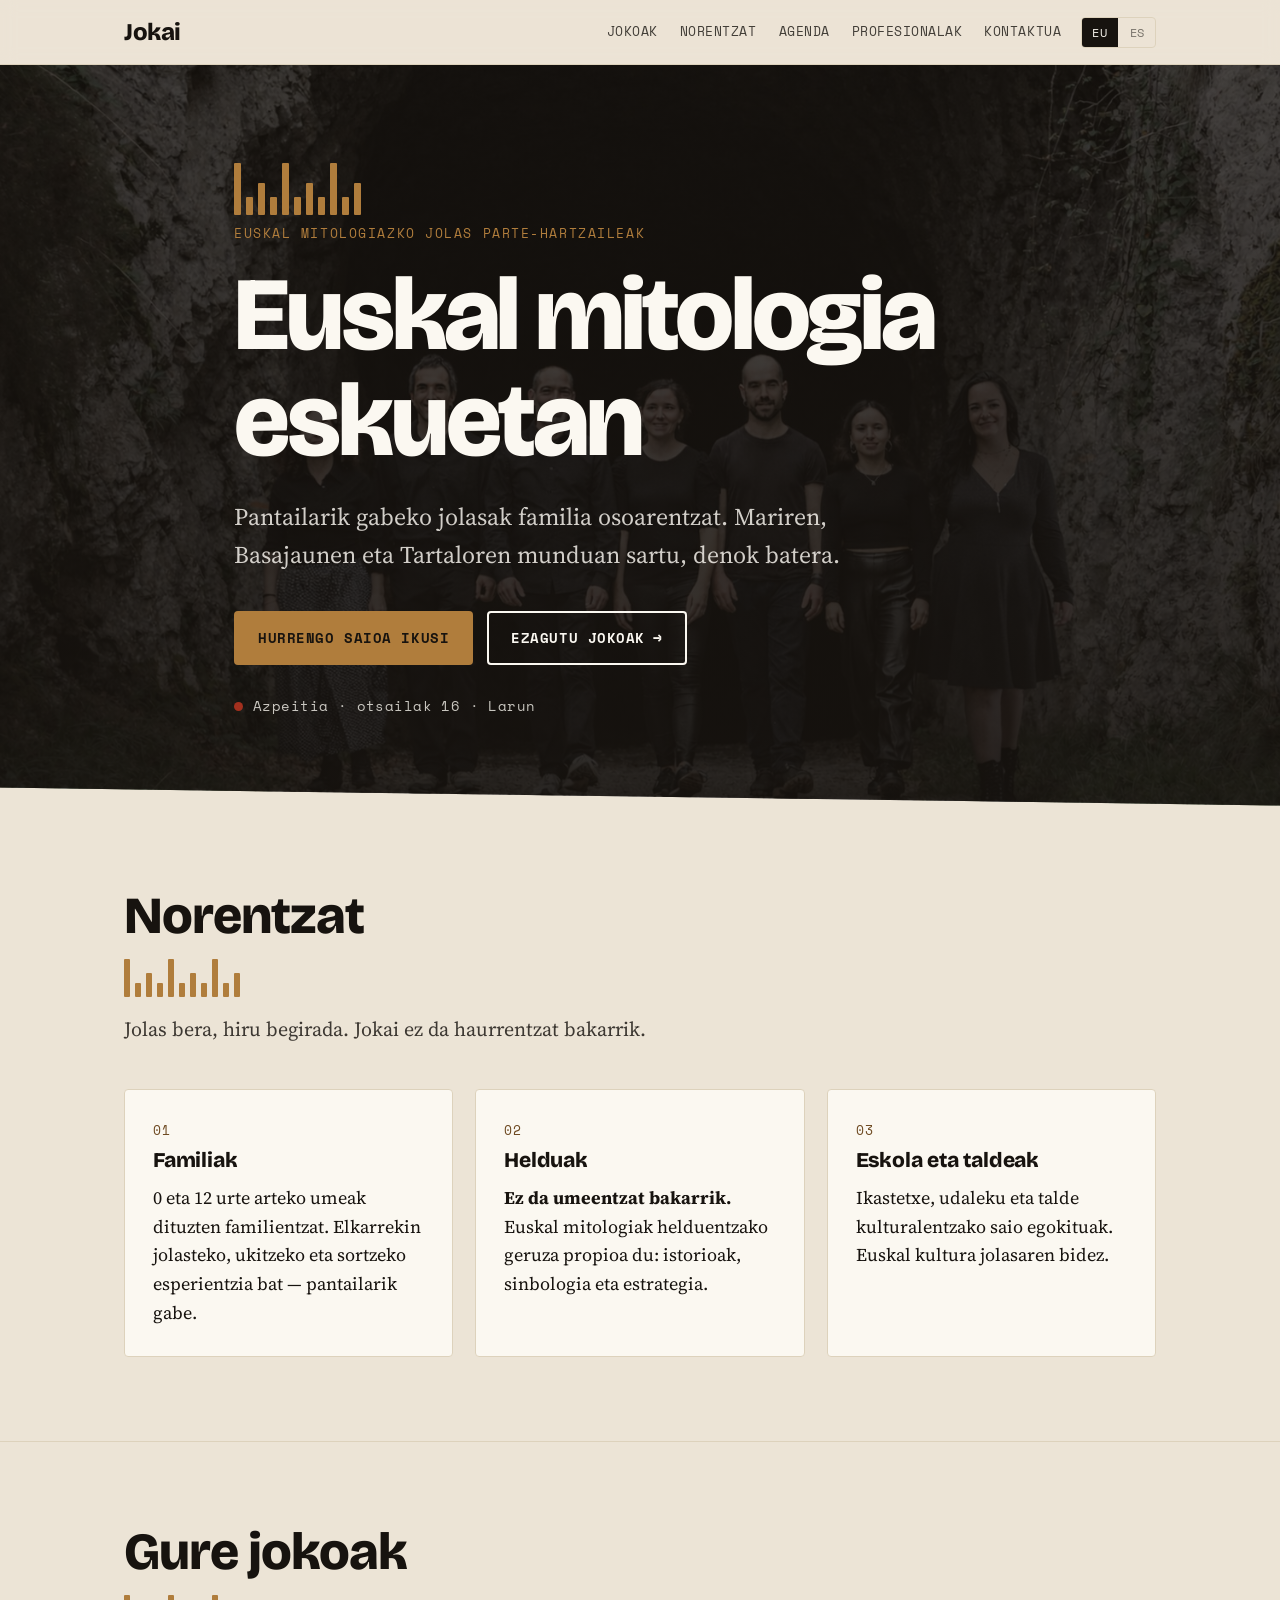
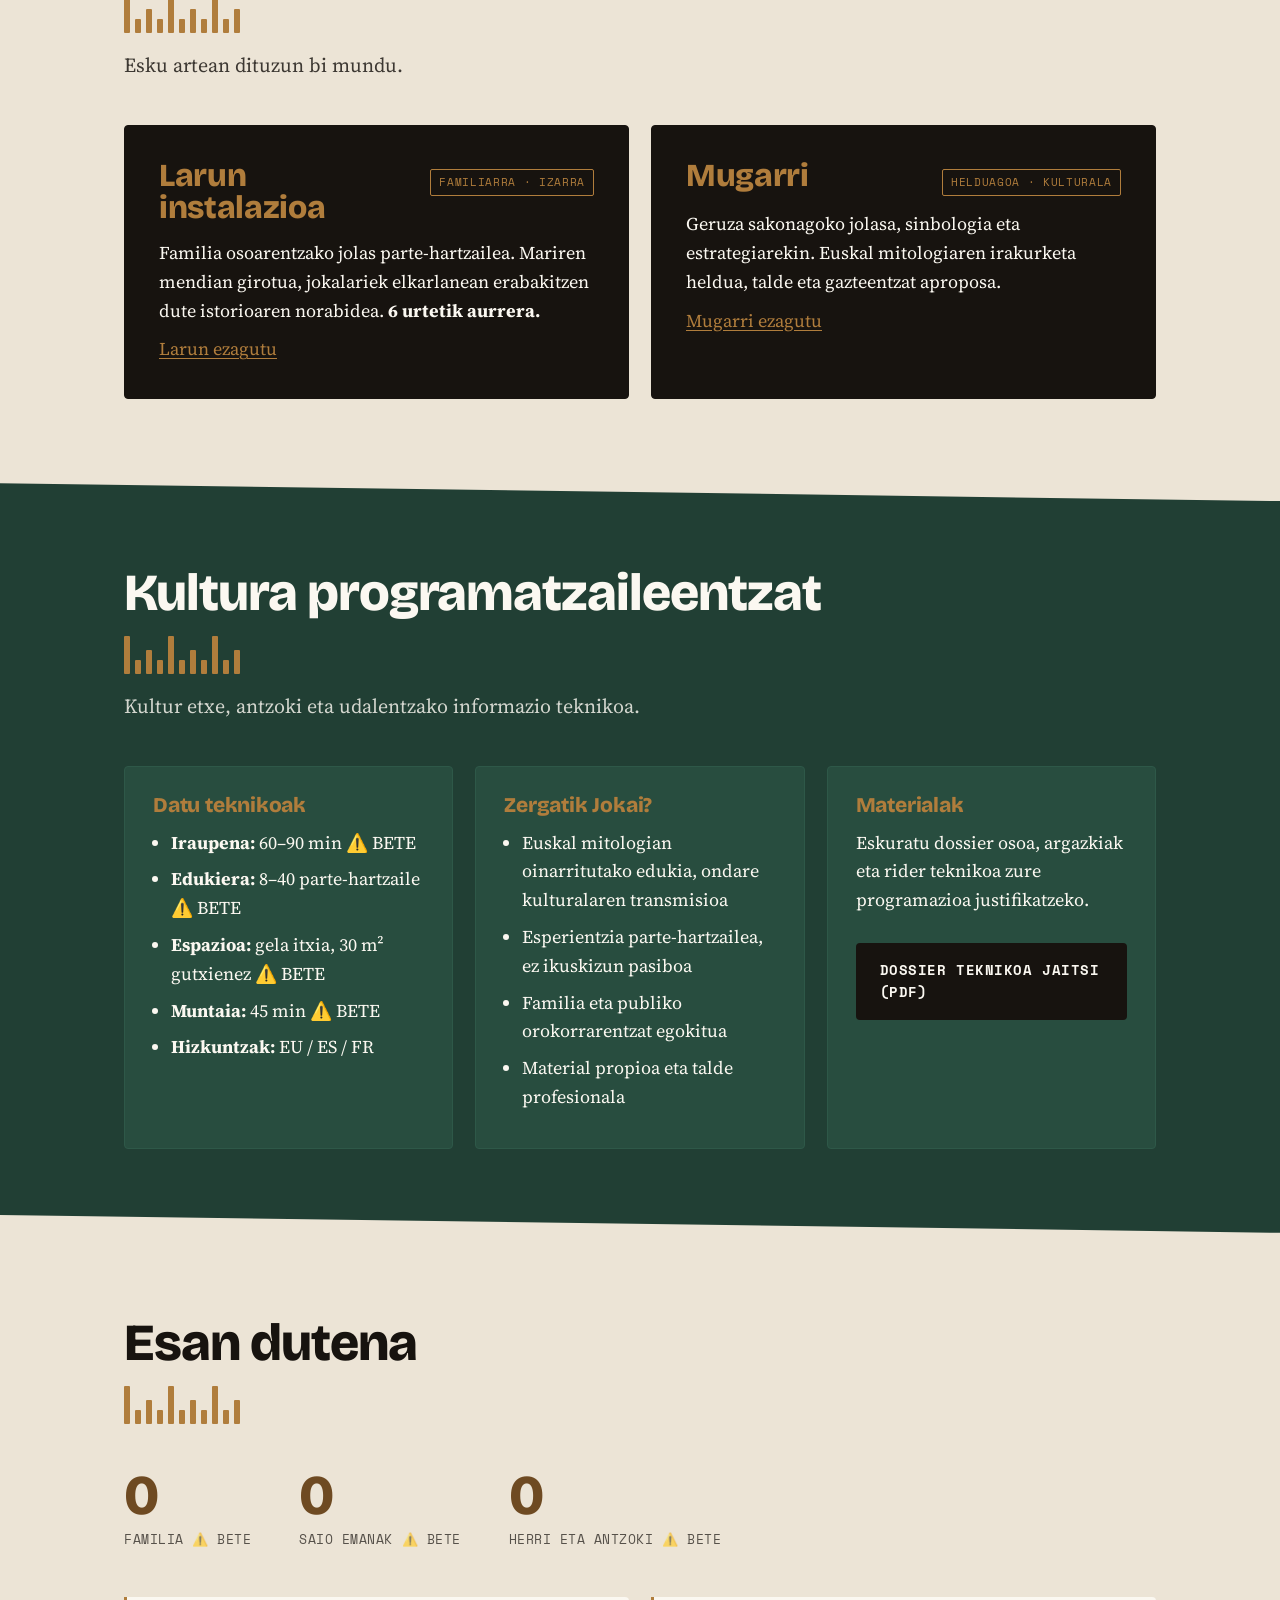
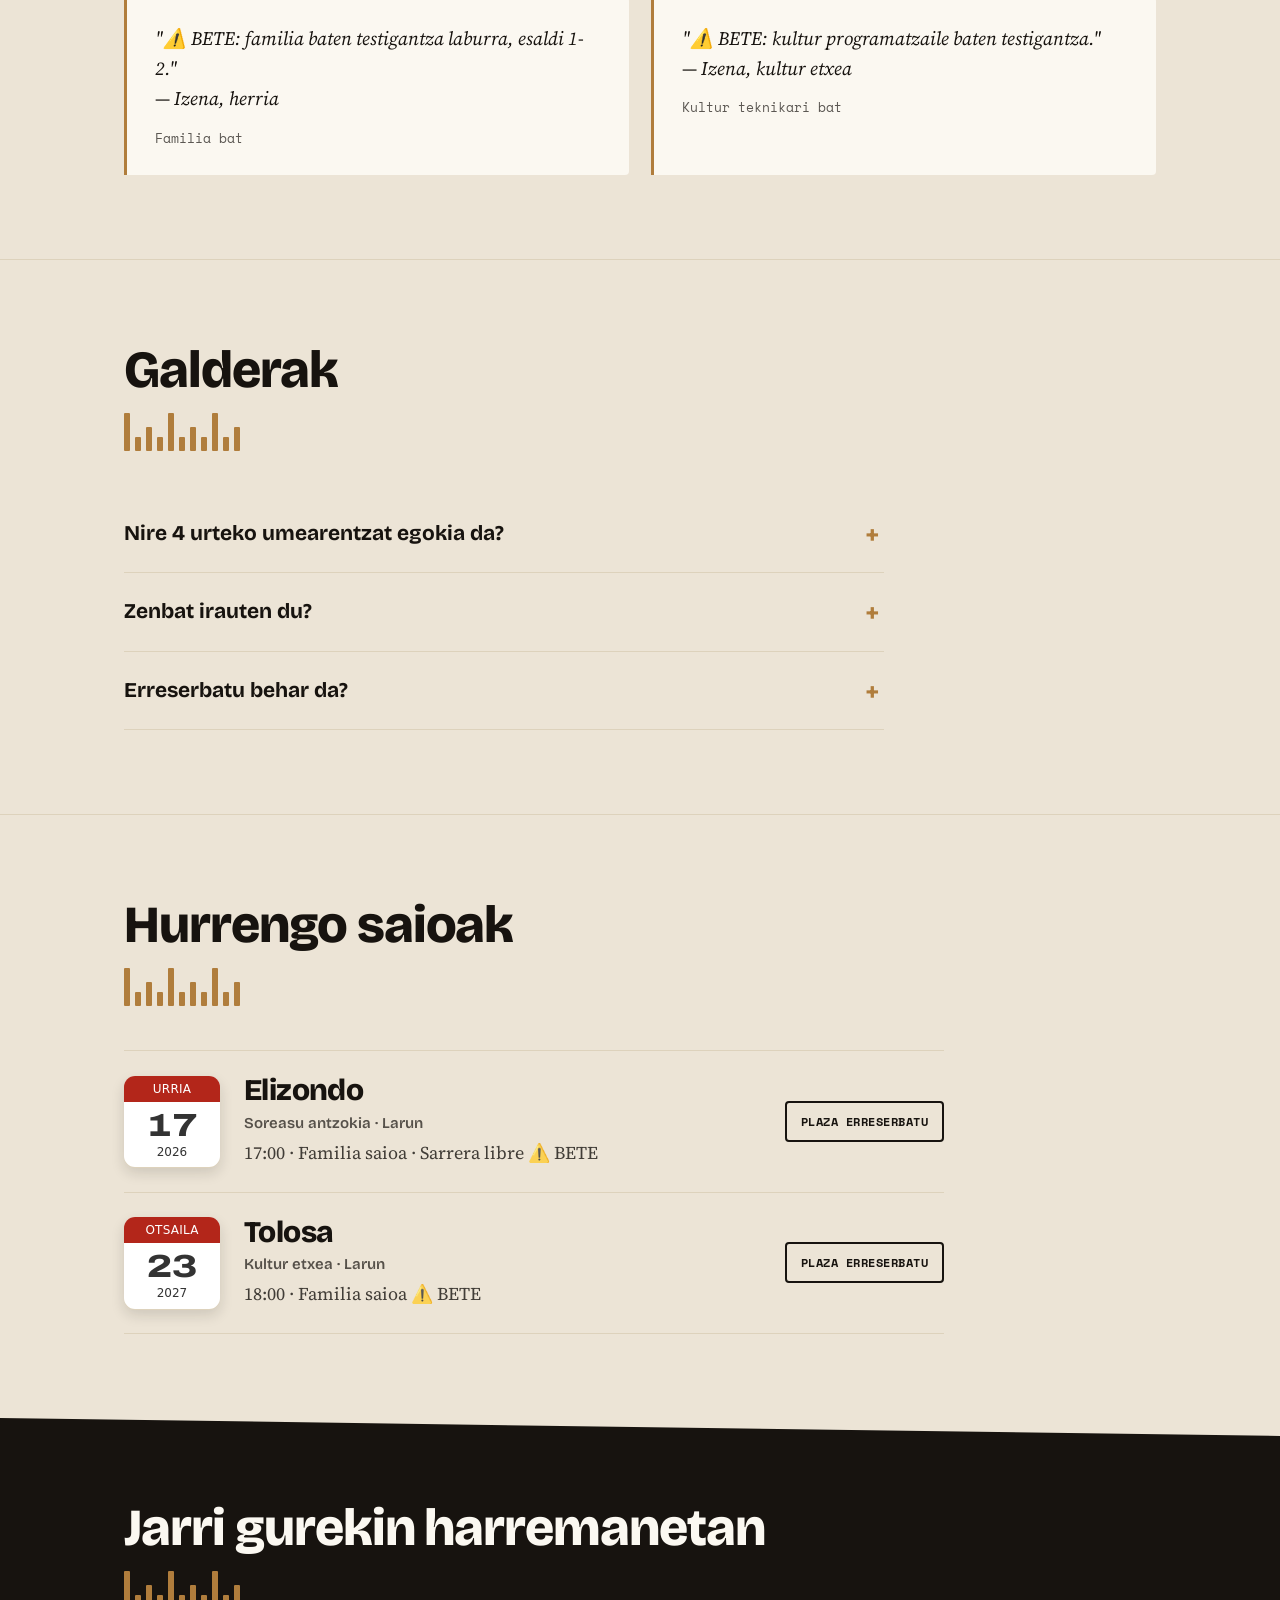
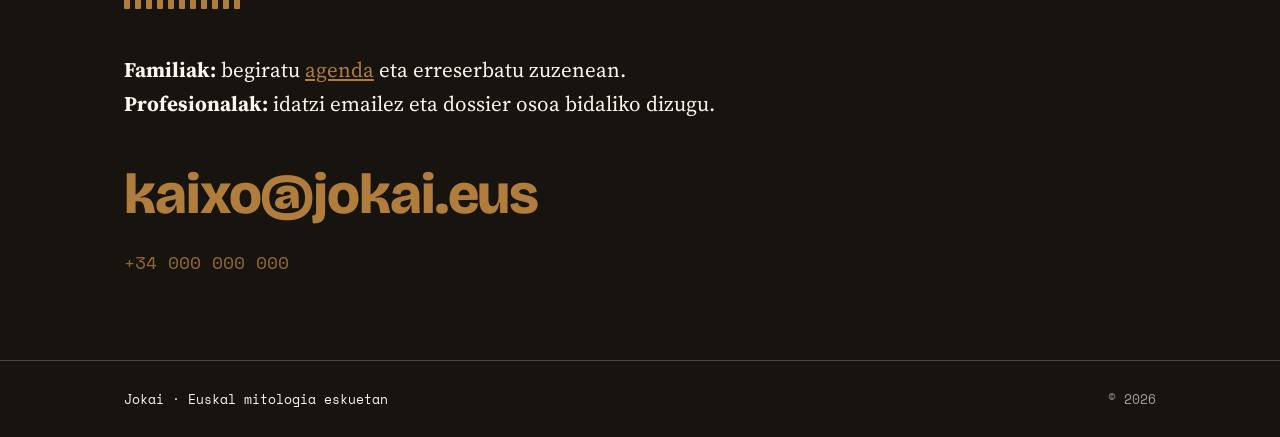
<file: index.html>
<!doctype html>
<html lang="eu">
<head>
  <meta charset="utf-8">
  <meta name="viewport" content="width=device-width, initial-scale=1">
  <title>Jokai · Euskal mitologia eskuetan</title>
  <meta name="description" content="Euskal mitologiazko jolas parte-hartzaileak familia osoarentzat. Jokai: Larun eta Mugarri.">
  <link rel="preconnect" href="https://fonts.googleapis.com">
  <link rel="preconnect" href="https://fonts.gstatic.com" crossorigin>
  <link href="https://fonts.googleapis.com/css2?family=Bricolage+Grotesque:opsz,wght@12..96,600;12..96,700;12..96,800&family=Source+Serif+4:ital,opsz,wght@0,8..60,400;0,8..60,500;1,8..60,400&family=Space+Mono:wght@400;700&family=Archivo:wdth,wght@125,800&display=swap" rel="stylesheet">
  <link rel="stylesheet" href="styles.css">
</head>
<body>
  <header id="topbar" class="topbar"></header>
  <main id="app">
    <div class="wrap fallback"><p>Edukia kargatzen…</p></div>
  </main>
  <footer class="foot">
    <div class="wrap foot__inner">
      <span>Jokai · Euskal mitologia eskuetan</span>
      <span class="muted">© <span id="year"></span></span>
    </div>
  </footer>

  <noscript>
    <div class="wrap fallback">
      <p>Web honek JavaScript behar du edukia kargatzeko.</p>
    </div>
  </noscript>

  <script src="vendor/marked.umd.js"></script>
  <script src="app.js"></script>
  <script>document.getElementById("year").textContent = new Date().getFullYear();</script>
</body>
</html>
</file>
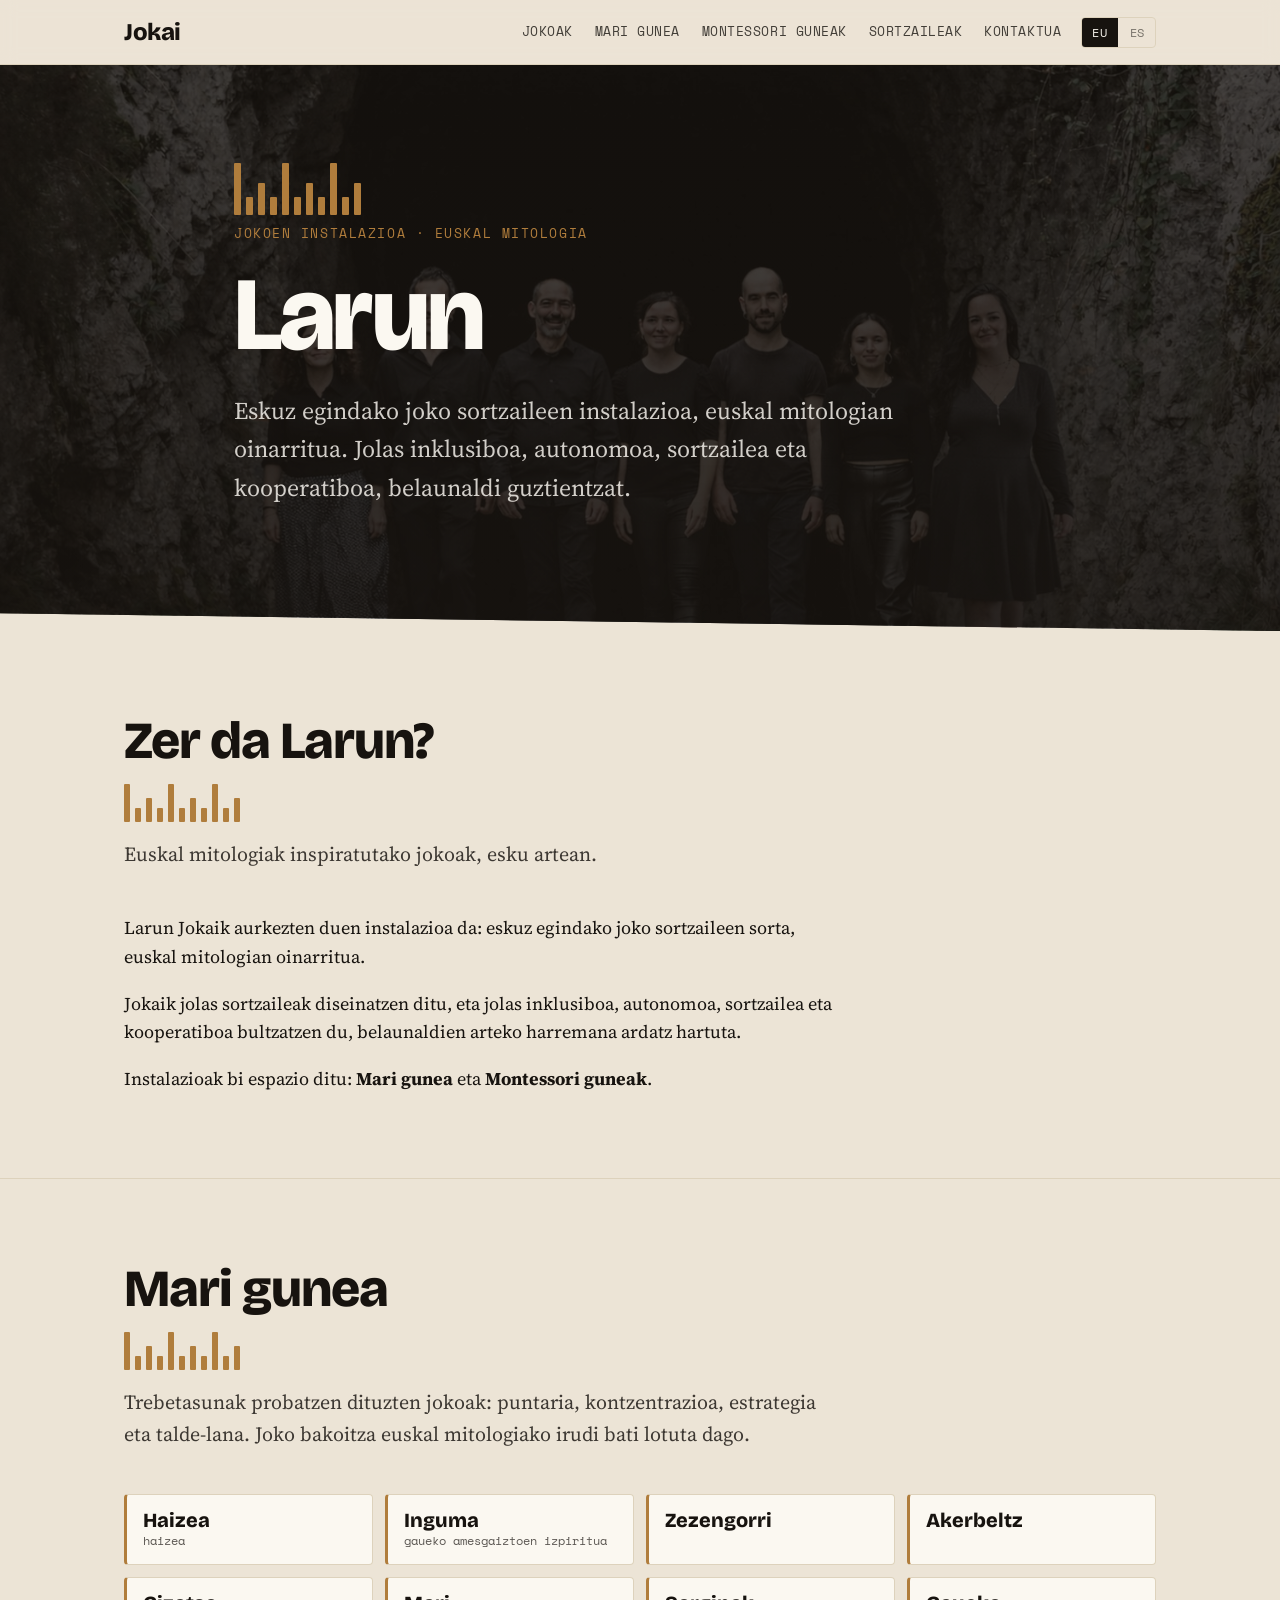
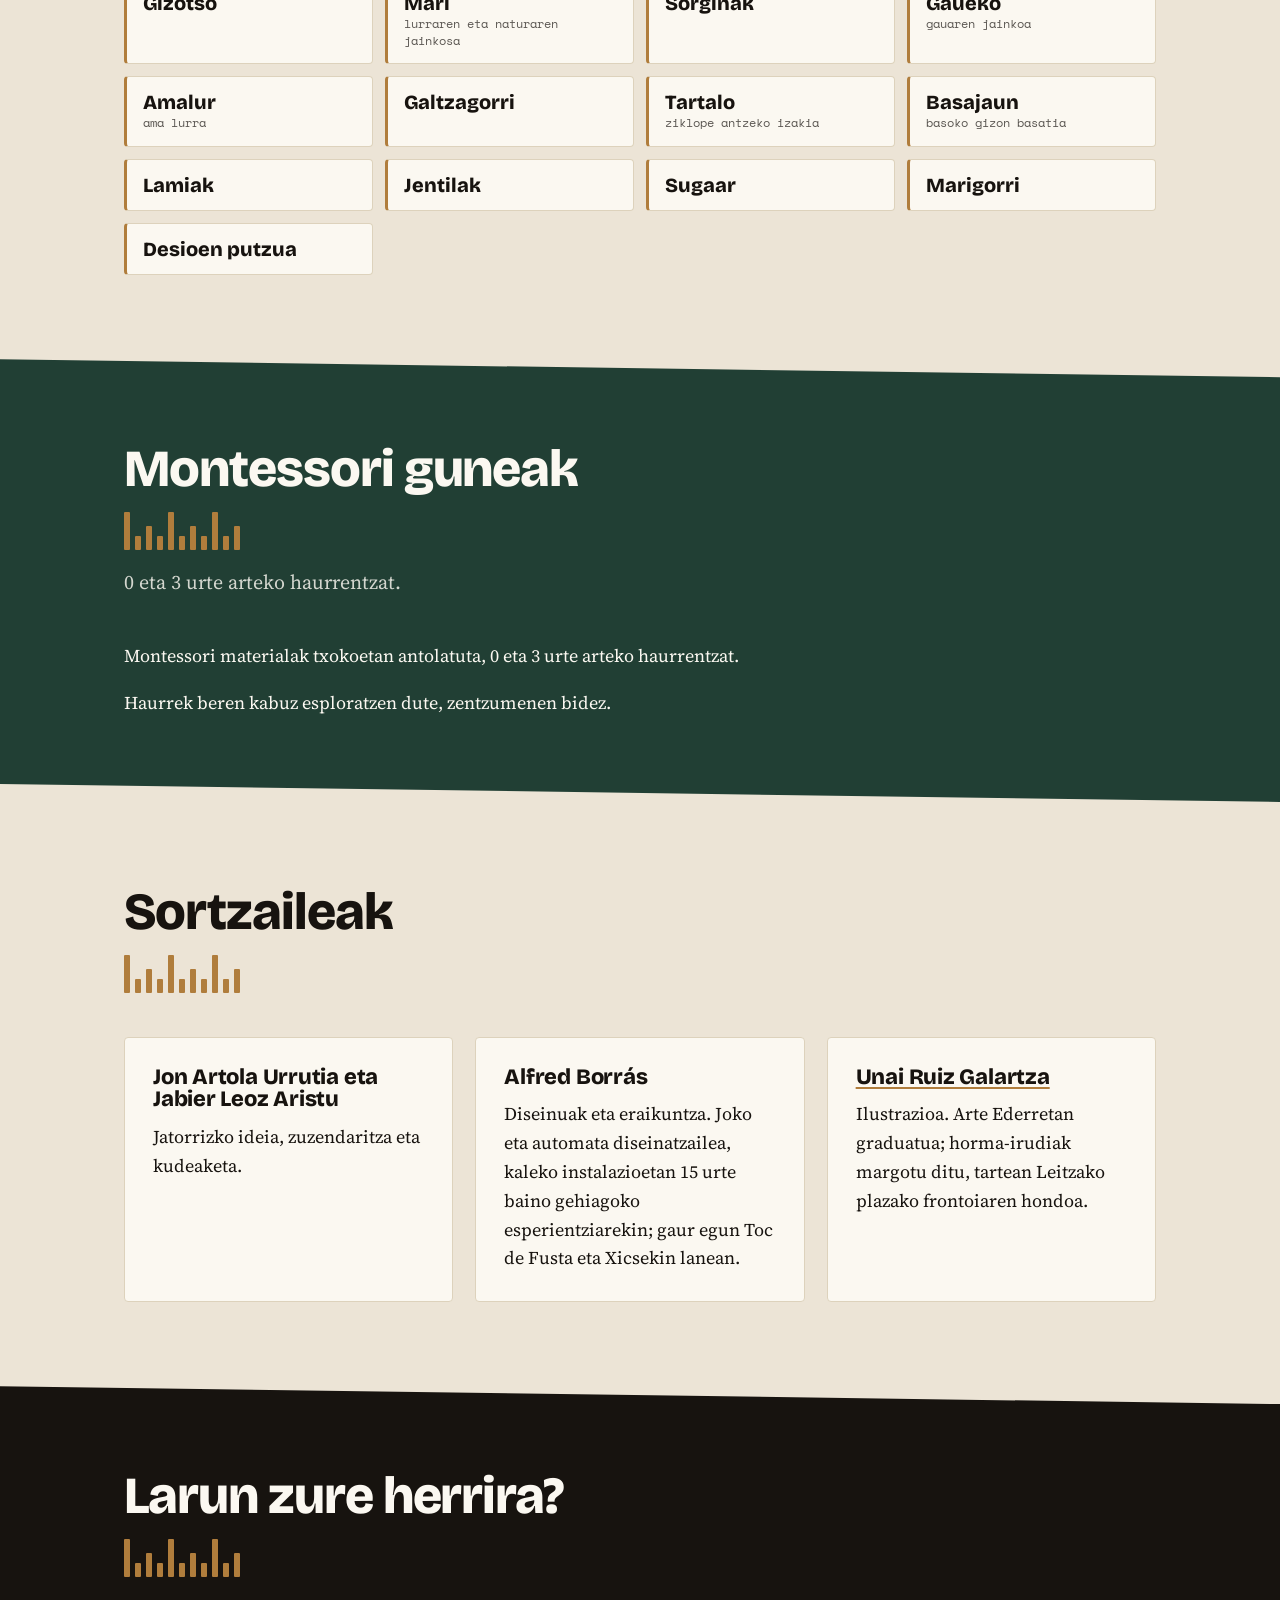
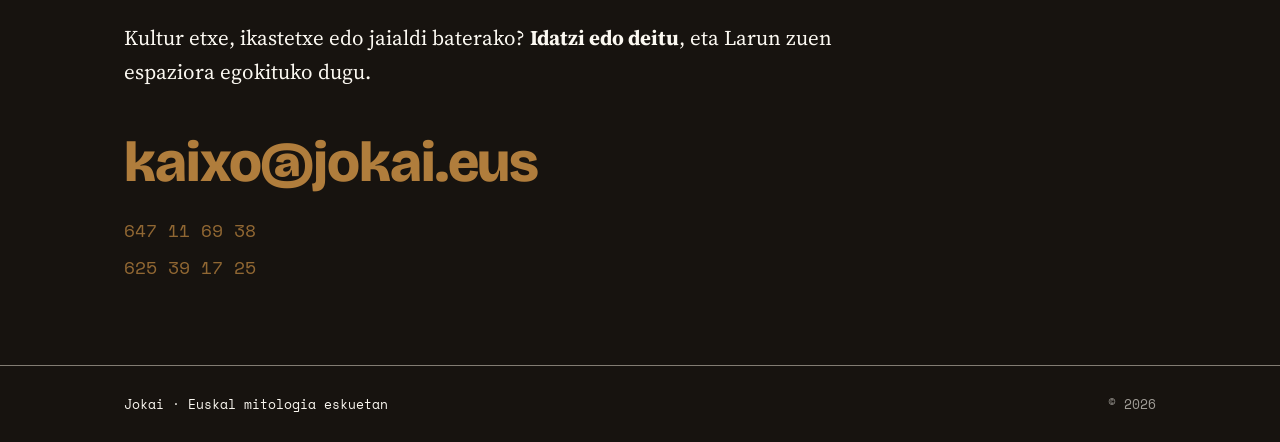
<file: larun/index.html>
<!doctype html>
<html lang="eu">
<head>
  <meta charset="utf-8">
  <meta name="viewport" content="width=device-width, initial-scale=1">
  <title>Larun · Jokai</title>
  <meta name="description" content="Larun: euskal mitologian oinarritutako eskuz egindako jokoen instalazioa. Jokai.">
  <link rel="preconnect" href="https://fonts.googleapis.com">
  <link rel="preconnect" href="https://fonts.gstatic.com" crossorigin>
  <link href="https://fonts.googleapis.com/css2?family=Bricolage+Grotesque:opsz,wght@12..96,600;12..96,700;12..96,800&family=Source+Serif+4:ital,opsz,wght@0,8..60,400;0,8..60,500;1,8..60,400&family=Space+Mono:wght@400;700&family=Archivo:wdth,wght@125,800&display=swap" rel="stylesheet">
  <link rel="stylesheet" href="../styles.css">
</head>
<body data-page="larun">
  <header id="topbar" class="topbar"></header>
  <main id="app">
    <div class="wrap fallback"><p>Edukia kargatzen…</p></div>
  </main>
  <footer class="foot">
    <div class="wrap foot__inner">
      <span>Jokai · Euskal mitologia eskuetan</span>
      <span class="muted">© <span id="year"></span></span>
    </div>
  </footer>

  <noscript>
    <div class="wrap fallback">
      <p>Web honek JavaScript behar du edukia kargatzeko.</p>
    </div>
  </noscript>

  <script src="../vendor/marked.umd.js"></script>
  <script src="../app.js"></script>
  <script>document.getElementById("year").textContent = new Date().getFullYear();</script>
</body>
</html>
</file>
<file: styles.css>
/* ===================================================================
   JOKAI · styles.css
   Dirección: "Egurra eta harria" (madera y piedra).
   Roble quemado + piedra cálida + verde de monte; rojo sua con cuentagotas.
   Firma: la txalaparta como ritmo visual (.beatbar).
   =================================================================== */

:root {
  --ink:      #17130F;
  --ink-2:    #221B14;
  --oak:      #B07D3C;
  --oak-deep: #6E4A22;
  --stone:    #ECE4D6;
  --stone-2:  #DDD2BC;
  --monte:    #213F34;
  --monte-2:  #2E5848;
  --sua:      #A3301E;
  --txuri:    #FBF8F1;

  --display: "Bricolage Grotesque", system-ui, sans-serif;
  --serif:   "Source Serif 4", Georgia, serif;
  --mono:    "Space Mono", ui-monospace, monospace;

  --wrap: 1080px;
  --r: 4px;
}

* { box-sizing: border-box; }

html { scroll-behavior: smooth; }

body {
  margin: 0;
  background: var(--stone);
  color: var(--ink);
  font-family: var(--serif);
  font-size: 18px;
  line-height: 1.6;
  -webkit-font-smoothing: antialiased;
}

a { color: inherit; }

.wrap { width: 100%; max-width: var(--wrap); margin: 0 auto; padding: 0 24px; }

.muted { opacity: .6; }

h1, h2, h3 { font-family: var(--display); line-height: 1.02; font-weight: 800; }

/* --- barra rítmica / txalaparta ----------------------------------- */
.beatbar { display: flex; align-items: flex-end; gap: 5px; height: 40px; margin: 0 0 8px; }
.beatbar .plank { width: 6px; background: var(--oak); border-radius: 1px; display: block; transform-origin: bottom; }
.beatbar .plank.h1 { height: 14px; }
.beatbar .plank.h2 { height: 24px; }
.beatbar .plank.h3 { height: 38px; }
.hero .beatbar { height: 54px; }
.hero .beatbar .plank { width: 7px; }
.hero .beatbar .plank.h1 { height: 18px; }
.hero .beatbar .plank.h2 { height: 32px; }
.hero .beatbar .plank.h3 { height: 52px; }

.beatbar.is-anim .plank {
  animation: strike .42s var(--d) cubic-bezier(.2,.8,.2,1) both;
}
@keyframes strike {
  0%   { transform: scaleY(.12); opacity: .25; }
  60%  { transform: scaleY(1.12); opacity: 1; }
  100% { transform: scaleY(1); opacity: 1; }
}

/* --- topbar -------------------------------------------------------- */
.topbar {
  position: sticky; top: 0; z-index: 50;
  background: color-mix(in srgb, var(--stone) 86%, transparent);
  backdrop-filter: blur(8px);
  border-bottom: 1px solid var(--stone-2);
}
.topbar__inner { display: flex; align-items: center; gap: 20px; height: 64px; }
.brand {
  font-family: var(--display); font-weight: 800; font-size: 24px;
  letter-spacing: -.02em; text-decoration: none;
}
.nav { display: flex; gap: 22px; margin-left: auto; }
.nav a {
  font-family: var(--mono); font-size: 13px; text-transform: uppercase;
  letter-spacing: .04em; text-decoration: none; opacity: .8;
  padding: 4px 0; border-bottom: 2px solid transparent;
}
.nav a:hover { opacity: 1; border-color: var(--oak); }
.langswitch { display: flex; gap: 2px; border: 1px solid var(--stone-2); border-radius: var(--r); overflow: hidden; }
.langswitch__btn {
  font-family: var(--mono); font-size: 12px; letter-spacing: .06em;
  background: none; border: 0; cursor: pointer; color: var(--ink);
  padding: 6px 10px; opacity: .55; transition: background .15s, opacity .15s;
}
.langswitch__btn:hover { opacity: .9; }
.langswitch__btn.is-active { background: var(--ink); color: var(--txuri); opacity: 1; }
.menu-toggle { display: none; background: none; border: 0; font-size: 28px; cursor: pointer; color: var(--ink); }

/* --- hero ---------------------------------------------------------- */
.hero {
  background:
    linear-gradient(180deg, color-mix(in srgb, var(--ink) 78%, transparent), color-mix(in srgb, var(--ink) 90%, transparent)),
    url("img/hero.jpg") center center / cover no-repeat;
  color: var(--txuri); padding: 96px 0 88px;
}
.hero__inner { max-width: 860px; }
.eyebrow {
  font-family: var(--mono); font-size: 13px; letter-spacing: .12em;
  text-transform: uppercase; color: var(--oak); margin: 0 0 18px;
}
.hero__slogan {
  font-size: clamp(46px, 9vw, 104px); margin: 0 0 24px;
  letter-spacing: -.03em; color: var(--txuri);
}
.hero__sub {
  font-size: clamp(19px, 2.4vw, 24px); max-width: 30em;
  color: color-mix(in srgb, var(--txuri) 82%, transparent); margin: 0 0 36px;
}
.hero__cta { display: flex; flex-wrap: wrap; gap: 14px; }
.hero__event {
  font-family: var(--mono); font-size: 14px; letter-spacing: .03em;
  margin: 30px 0 0; display: flex; align-items: center; gap: 10px;
  color: color-mix(in srgb, var(--txuri) 78%, transparent);
}
.hero__event .dot {
  width: 9px; height: 9px; border-radius: 50%; background: var(--sua);
  box-shadow: 0 0 0 0 color-mix(in srgb, var(--sua) 70%, transparent);
  animation: pulse 2.4s infinite;
}
@keyframes pulse {
  0% { box-shadow: 0 0 0 0 color-mix(in srgb, var(--sua) 65%, transparent); }
  70% { box-shadow: 0 0 0 10px transparent; }
  100% { box-shadow: 0 0 0 0 transparent; }
}

/* --- botones ------------------------------------------------------- */
.btn {
  display: inline-flex; align-items: center; gap: 8px;
  font-family: var(--mono); font-size: 14px; font-weight: 700;
  text-transform: uppercase; letter-spacing: .04em; text-decoration: none;
  padding: 14px 22px; border-radius: var(--r); border: 2px solid transparent;
  cursor: pointer; transition: transform .12s ease, background .15s ease, color .15s ease;
}
.btn:hover { transform: translateY(-2px); }
.btn--primary { background: var(--oak); color: var(--ink); }
.btn--primary:hover { background: var(--txuri); }
.btn--ghost { border-color: currentColor; color: inherit; }
.btn--ghost:hover { background: color-mix(in srgb, currentColor 12%, transparent); }
.btn--solid { background: var(--ink); color: var(--txuri); margin-top: 18px; }
.btn--solid:hover { background: var(--oak-deep); }
.btn--sm { padding: 9px 14px; font-size: 12px; }

/* --- secciones ----------------------------------------------------- */
.sec { padding: 84px 0; border-top: 1px solid var(--stone-2); }
.sec__head { margin-bottom: 44px; max-width: 44em; }
.sec__title { font-size: clamp(30px, 5vw, 52px); margin: 0 0 14px; letter-spacing: -.02em; }
.sec__intro { font-size: 20px; opacity: .82; margin: 16px 0 0; max-width: 36em; }

/* bandas con fondo propio (significan "otro público / cierre") */
.band { border-top: 0; }
.band--pro { background: var(--monte); color: var(--txuri); }
.band--pro .beatbar .plank { background: var(--oak); }
.band--ink { background: var(--ink); color: var(--txuri); }

/* --- separadores inclinados -----------------------------------------
   Donde cambia el color de fondo (hero, banda verde, banda oscura) el
   borde no es recto: desciende suavemente de izquierda a derecha.
   --slice = caída total del borde a lo ancho de la pantalla. */
:root { --slice: clamp(10px, 1.4vw, 28px); }

/* hero: borde superior recto (pegado a la cabecera), inferior inclinado */
.hero {
  clip-path: polygon(0 0, 100% 0, 100% 100%, 0 calc(100% - var(--slice)));
}
/* banda verde: borde superior e inferior inclinados (paralelos) */
.band--pro {
  clip-path: polygon(0 0, 100% var(--slice), 100% 100%, 0 calc(100% - var(--slice)));
}
/* solo borde superior: debajo viene el pie, del mismo color */
.band--ink {
  clip-path: polygon(0 0, 100% var(--slice), 100% 100%, 0 100%);
}
/* la sección clara que sigue a una banda no lleva la línea recta */
.hero + .sec, .band + .sec { border-top: 0; }

/* --- grids y tarjetas --------------------------------------------- */
.grid { display: grid; gap: 22px; }
.grid-2 { grid-template-columns: repeat(2, 1fr); }
.grid-3 { grid-template-columns: repeat(3, 1fr); }

.card {
  background: var(--txuri); border: 1px solid var(--stone-2);
  border-radius: var(--r); padding: 28px;
}
.card h3 { font-size: 24px; margin: 0 0 12px; letter-spacing: -.01em; }
.card p { margin: 0 0 10px; }
.card p:last-child { margin-bottom: 0; }

.card--who { position: relative; padding-top: 30px; }
.card__index {
  font-family: var(--mono); font-size: 13px; color: var(--oak-deep);
  display: block; margin-bottom: 10px; letter-spacing: .08em;
}
.card--who h3 { font-size: 21px; }

.card--game { background: var(--ink); color: var(--txuri); border-color: var(--ink); padding: 34px; }
.card--game .card__head { display: flex; align-items: baseline; justify-content: space-between; gap: 12px; margin-bottom: 14px; }
.card--game h3 { margin: 0; font-size: 32px; color: var(--oak); }
.card--game a { color: var(--oak); text-underline-offset: 3px; }
.tag {
  font-family: var(--mono); font-size: 11px; text-transform: uppercase;
  letter-spacing: .06em; border: 1px solid var(--oak); color: var(--oak);
  padding: 4px 8px; border-radius: 2px; white-space: nowrap;
}

.card--pro {
  background: color-mix(in srgb, var(--monte-2) 55%, var(--monte));
  border-color: var(--monte-2); color: var(--txuri);
}
.card--pro h3 { font-size: 21px; color: var(--oak); }
.card--pro ul { padding-left: 18px; margin: 0; }
.card--pro li { margin-bottom: 8px; }
.card--pro strong { color: var(--txuri); }

/* --- prueba social ------------------------------------------------- */
.stats { display: flex; flex-wrap: wrap; gap: 48px; margin-bottom: 44px; }
.stat__num { font-family: var(--display); font-weight: 800; font-size: 56px; display: block; line-height: 1; color: var(--oak-deep); }
.stat__label { font-family: var(--mono); font-size: 13px; text-transform: uppercase; letter-spacing: .04em; opacity: .7; }
.quote { margin: 0; background: var(--txuri); border-left: 3px solid var(--oak); border-radius: 0 var(--r) var(--r) 0; padding: 26px 28px; }
.quote p { font-style: italic; font-size: 19px; margin: 0 0 14px; }
.quote figcaption { font-family: var(--mono); font-size: 13px; opacity: .7; }

/* --- faq ----------------------------------------------------------- */
.faq__list { max-width: 760px; }
.faq { border-bottom: 1px solid var(--stone-2); }
.faq summary {
  font-family: var(--display); font-weight: 700; font-size: 21px;
  padding: 22px 36px 22px 0; cursor: pointer; list-style: none; position: relative;
}
.faq summary::-webkit-details-marker { display: none; }
.faq summary::after { content: "+"; position: absolute; right: 4px; top: 18px; font-size: 28px; color: var(--oak); transition: transform .2s; }
.faq[open] summary::after { transform: rotate(45deg); }
.faq__a { padding: 0 0 22px; }
.faq__a p { margin: 0; }

/* --- agenda -------------------------------------------------------- */
.agenda { display: flex; flex-direction: column; gap: 0; max-width: 820px; }
.event {
  display: grid; grid-template-columns: 200px 1fr auto; gap: 24px; align-items: center;
  padding: 24px 0; border-top: 1px solid var(--stone-2);
}
.event:last-child { border-bottom: 1px solid var(--stone-2); }
.event__when { font-family: var(--mono); font-weight: 700; font-size: 15px; text-transform: uppercase; letter-spacing: .03em; }
.event__what p { margin: 4px 0 0; opacity: .8; }
.event__what strong { font-family: var(--display); font-size: 18px; }
.empty { font-family: var(--mono); opacity: .6; }

/* tarjeta tipo calendario: [fecha] [detalles] [botón] siempre en 3 columnas */
.event--cal { grid-template-columns: 96px minmax(0, 1fr) auto; }
.cal {
  display: flex; flex-direction: column; align-items: stretch; text-align: center;
  width: 96px; border-radius: 11px; overflow: hidden; background: #fff;
  box-shadow: 0 1px 0 var(--stone-2), 0 6px 14px color-mix(in srgb, var(--ink) 14%, transparent);
  font-family: system-ui, -apple-system, "Segoe UI", Roboto, sans-serif;
}
.cal__month {
  background: #B3261A; color: #fff; padding: 6px 5px;
  font-size: 12px; letter-spacing: .02em; text-transform: uppercase; line-height: 1.2;
}
.cal__day {
  font-family: "Archivo", var(--display); font-weight: 800; font-stretch: 125%;
  font-variant-numeric: lining-nums tabular-nums; font-size: 32px;
  line-height: 1; padding: 8px 0 3px; color: #333; letter-spacing: 0;
}
.cal__year { font-size: 12px; padding: 0 0 8px; color: #333; line-height: 1.2; }
.event__town {
  display: block; font-family: var(--display); font-size: 30px; font-weight: 800;
  line-height: 1.05; letter-spacing: -.02em; color: var(--ink); margin-bottom: 4px;
}
.event--cal .event__what strong {
  display: block; font-size: 15px; font-weight: 600; opacity: .7; margin-bottom: 2px;
}

/* --- página Larun ---------------------------------------------------- */
.prose { max-width: 40em; }
.prose p { margin: 0 0 1em; }
.prose p:last-child { margin-bottom: 0; }
.band--pro .prose strong { color: var(--oak); }

.figurak {
  list-style: none; margin: 0; padding: 0; display: grid; gap: 12px;
  grid-template-columns: repeat(auto-fill, minmax(210px, 1fr));
}
.figura {
  background: var(--txuri); border: 1px solid var(--stone-2);
  border-left: 3px solid var(--oak); border-radius: var(--r);
  padding: 14px 16px; display: flex; flex-direction: column; gap: 2px;
}
.figura strong { font-family: var(--display); font-weight: 800; font-size: 20px; line-height: 1.1; }
.figura span { font-family: var(--mono); font-size: 12px; opacity: .7; line-height: 1.4; }

.card--credit h3 { font-size: 22px; }
.card--credit h3 a { text-underline-offset: 3px; text-decoration-color: var(--oak); }

/* --- contacto ------------------------------------------------------ */
.contact p { font-size: 21px; max-width: 34em; }
.contact a { color: var(--oak); }
.contact__links { margin-top: 30px; display: flex; flex-direction: column; gap: 8px; }
.contact__big { font-family: var(--display); font-weight: 800; font-size: clamp(30px, 6vw, 56px); text-decoration: none; letter-spacing: -.02em; }
.contact__big:hover { color: var(--oak); }
.contact__phone { font-family: var(--mono); font-size: 18px; opacity: .8; text-decoration: none; }

/* --- footer / fallback -------------------------------------------- */
.foot { background: var(--ink); color: var(--txuri); padding: 28px 0; }
.foot__inner { display: flex; justify-content: space-between; gap: 16px; font-family: var(--mono); font-size: 13px; flex-wrap: wrap; }
.fallback { padding: 80px 24px; max-width: 640px; }
.fallback h1 { font-size: 32px; }
.fallback pre { background: var(--ink); color: var(--txuri); padding: 16px; border-radius: var(--r); overflow:auto; font-family: var(--mono); }
.fallback code { font-family: var(--mono); background: var(--stone-2); padding: 1px 5px; border-radius: 3px; }

/* --- responsive ---------------------------------------------------- */
@media (max-width: 860px) {
  .grid-3 { grid-template-columns: repeat(2, 1fr); }
}
@media (max-width: 680px) {
  body { font-size: 17px; }
  .grid-2, .grid-3 { grid-template-columns: 1fr; }
  .nav {
    position: absolute; top: 64px; left: 0; right: 0; flex-direction: column;
    background: var(--stone); border-bottom: 1px solid var(--stone-2);
    padding: 12px 24px; gap: 4px; display: none;
  }
  .nav.is-open { display: flex; }
  .nav a { padding: 10px 0; }
  .menu-toggle { display: block; margin-left: 8px; }
  .langswitch { margin-left: auto; }
  .hero { padding: 64px 0 56px; }
  .sec { padding: 60px 0; }
  .event { grid-template-columns: 1fr; gap: 8px; align-items: start; }
  .event--cal { grid-template-columns: 70px minmax(0, 1fr) auto; gap: 14px; align-items: center; }
  .cal { width: 70px; border-radius: 10px; }
  .cal__month { font-size: 10px; padding: 5px 3px; }
  .cal__day { font-size: 26px; padding: 6px 0 2px; }
  .cal__year { font-size: 10px; padding-bottom: 6px; }
  .event__town { font-size: 24px; }
  .event--cal .btn { padding: 8px 10px; font-size: 11px; text-align: center; max-width: 110px; }
  .stats { gap: 28px; }
}

/* --- accesibilidad ------------------------------------------------- */
:focus-visible { outline: 3px solid var(--oak); outline-offset: 2px; }
@media (prefers-reduced-motion: reduce) {
  * { animation: none !important; transition: none !important; scroll-behavior: auto !important; }
  .beatbar.is-anim .plank { transform: none; opacity: 1; }
}
</file>
